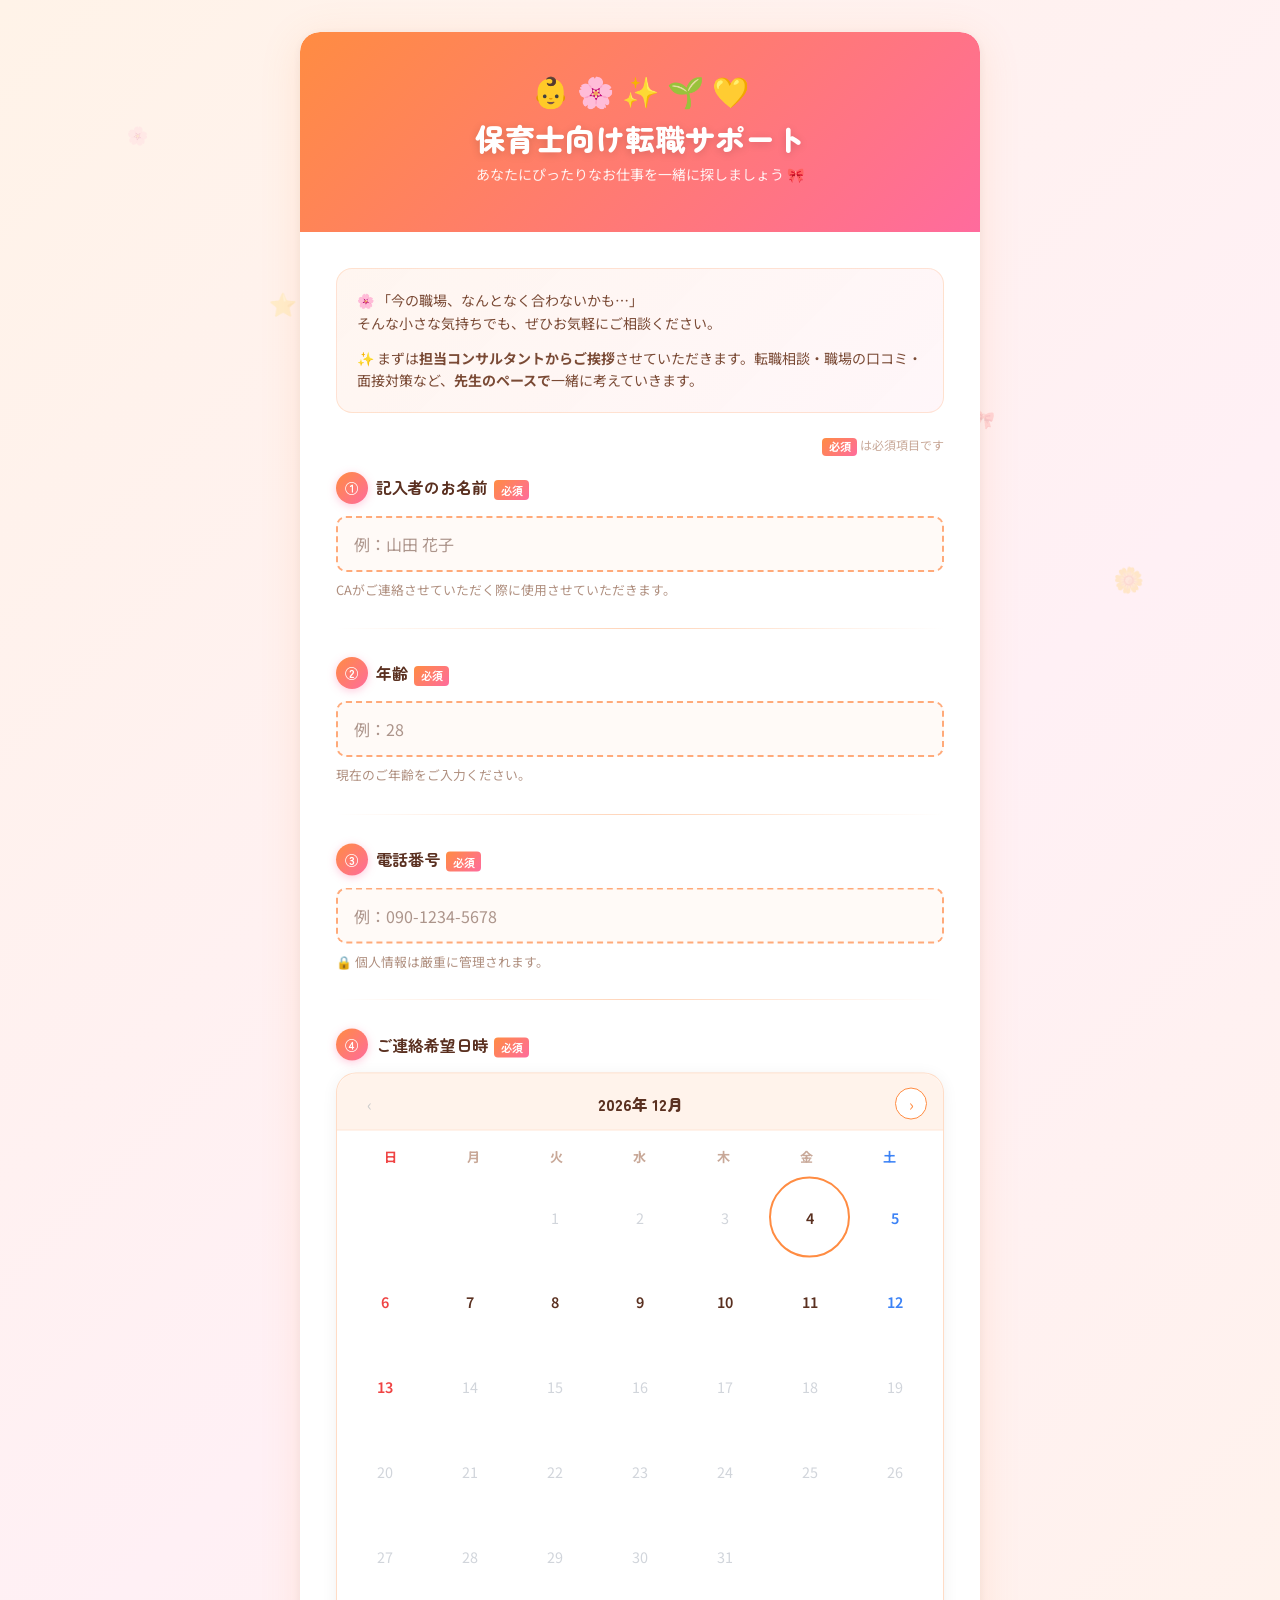
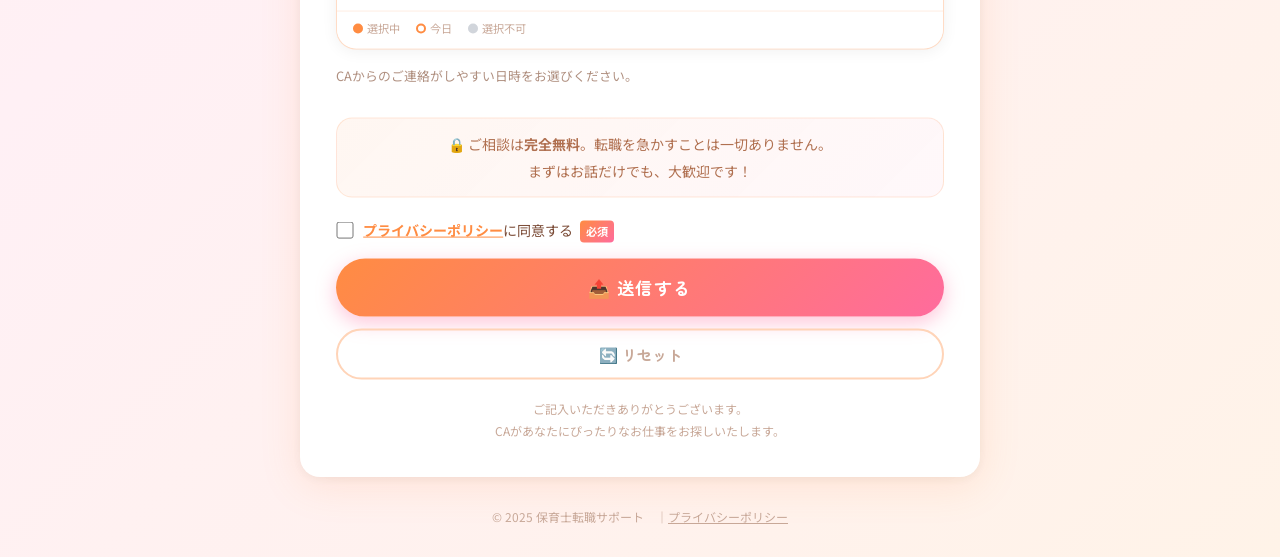
<file: index.html>
<!doctype html>
<html lang="ja">

  <head>
    <meta charset="UTF-8" />
    <meta
      name="viewport"
      content="width=device-width, initial-scale=1.0, maximum-scale=1" />
    <title>保育士さんへのご案内フォーム</title>
    <link rel="preconnect" href="https://fonts.googleapis.com" />
    <link rel="preconnect" href="https://fonts.gstatic.com" crossorigin />
    <link href="https://fonts.googleapis.com/css2?family=Zen+Maru+Gothic:wght@400;500;700;900&family=Quicksand:wght@400;500;600;700&family=Noto+Sans+JP:wght@400;500;700&display=swap" rel="stylesheet" />
    <script type="module" crossorigin src="./assets/index-static-CVnZiyM7.js"></script>
    <link rel="stylesheet" crossorigin href="./assets/index-static-BxkMCauQ.css">
  </head>

  <body>
    <div id="root"></div>
  </body>

</html>
</file>
